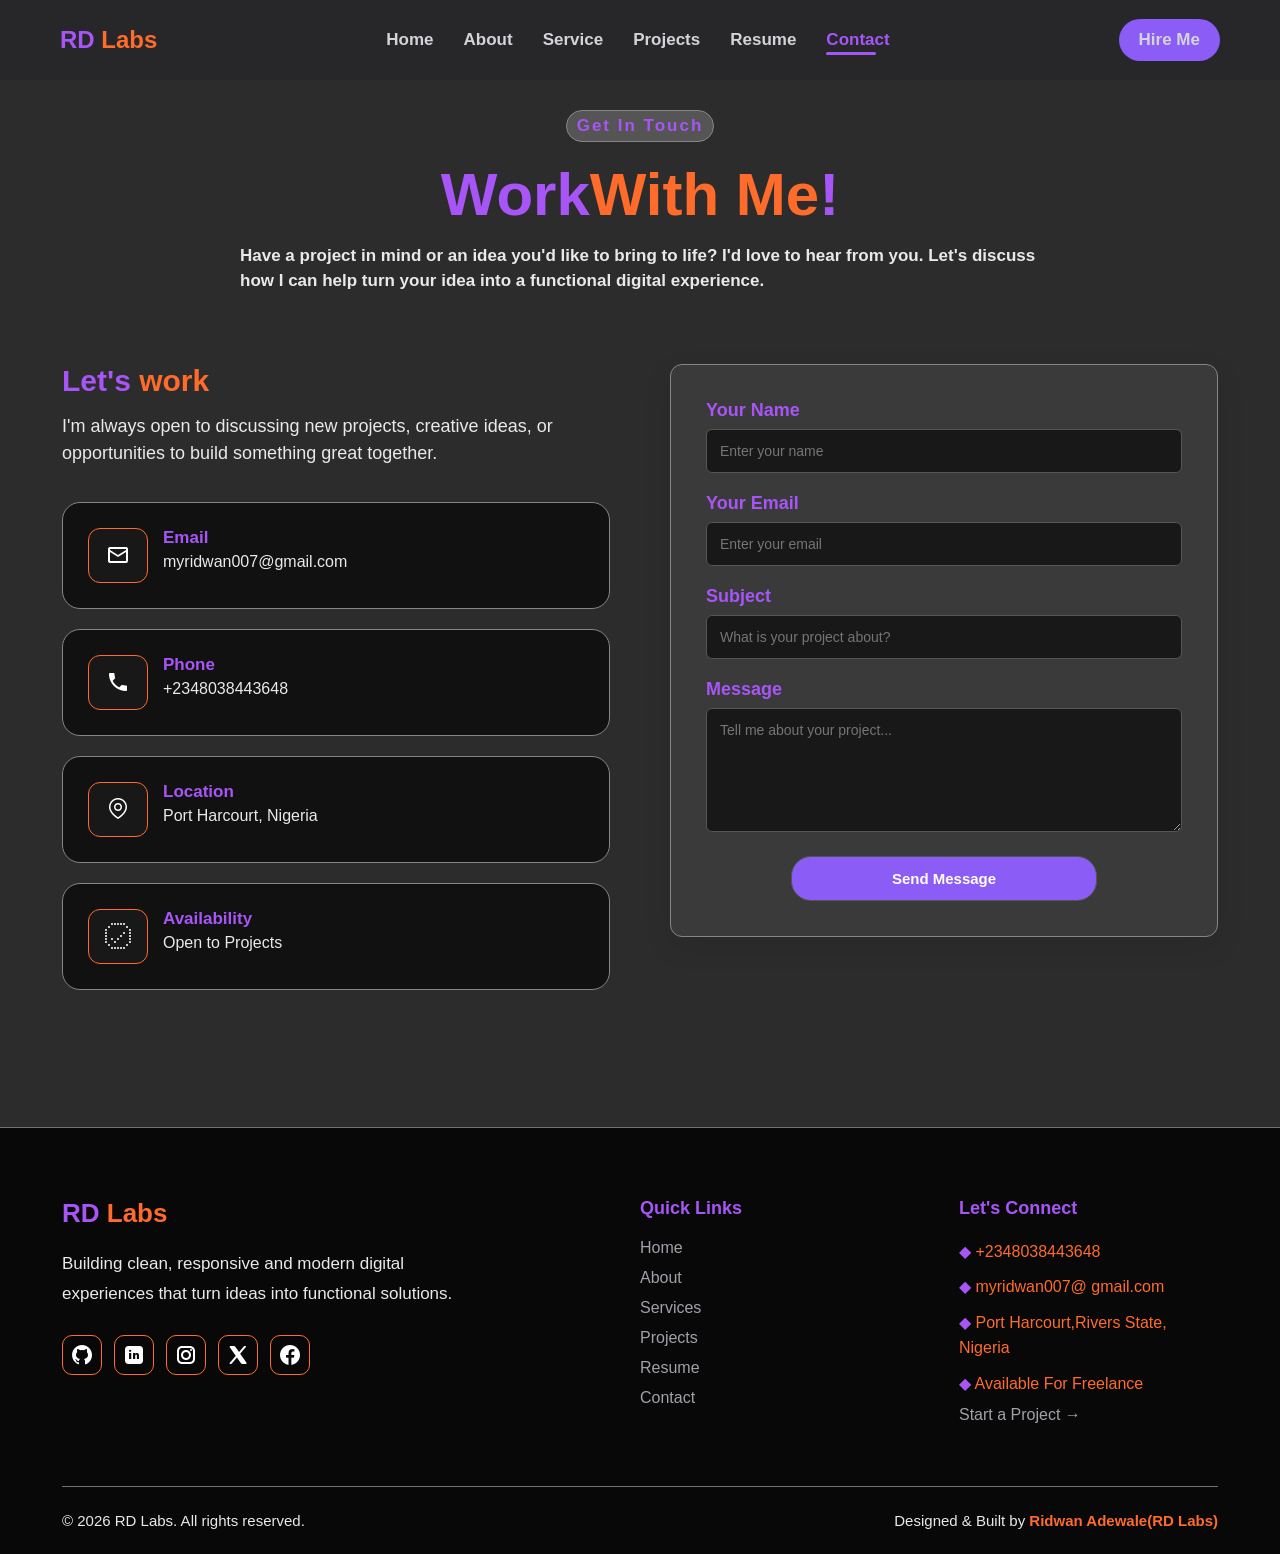
<file: contact.html>
<!DOCTYPE html>
<html lang="en">

<head>
  <meta charset="UTF-8">
  <meta name="viewport" content="width=device-width, initial-scale=1.0">
  <title>Contact | RD Labs</title>
  <link rel="stylesheet" href="style.css">
</head>

<body class="contact-page">
  <header>
    <nav>
      <div>
        <h2>RD
          <span class="s">Labs</span>
        </h2>
      </div>

      <div class="nav-links">
        <a href="index.html">Home</a>
        <a href="about.html">About</a>
        <a href="service.html">Service</a>
        <a href="projects.html">Projects</a>
        <a href="resume.html">Resume</a>
        <a href="contact.html" class="active">Contact</a>
      </div>

      <div class="cta">
        <a href="#contact">Hire Me </a>
      </div>

      <img src="/image/hamburger.png" alt="menu" class="ham">
    </nav>
  </header>

  <main>
    <!-- Contact Section -->

    <section class="contact-hero">

      <div>
        <div class="cont">
          <p>Get In Touch</p>
        </div>

        <h1>Work <span class="s">With Me</span>!</h1>

        <p>
          Have a project in mind or an idea you'd like to bring to life?
          I'd love to hear from you. Let's discuss how I can help turn
          your idea into a functional digital experience.
        </p>
      </div>


      <!-- CONTACT PAGE FORM -->



    </section>

    <!-- CONTACT PAGE FORM -->

    <div class="contact-content">

      <div class="contact-info">

        <h2>Let's <span class="s">work</span></h2>

        <p>
          I'm always open to discussing new projects, creative ideas,
          or opportunities to build something great together.
        </p>

        <div class="contact-item">
          <span><img src="/image/icons8-email-24.png" alt="Email"></span>
          <div>
            <h3>Email</h3>
            <p>myridwan007@gmail.com</p>
          </div>
        </div>

        <div class="contact-item">
          <span><img src="/image/icons8-phone-24.png" alt="Phone"></span>
          <div>
            <h3>Phone</h3>
            <p>+2348038443648</p>
          </div>
        </div>

        <div class="contact-item">
          <span><img src="/image/icons8-location-24.png" alt="Location"></span>
          <div>
            <h3>Location</h3>
            <p>Port Harcourt, Nigeria</p>
          </div>
        </div>

        <div class="contact-item">
          <span><img src="/image/icons8-check-mark-32.png" alt="Available"></span>
          <div>
            <h3>Availability</h3>
            <p>Open to Projects</p>
          </div>
        </div>

      </div>

      <!-- CONTACT PAGE FORM -->

      <div class="contact-form">

        <form>

          <div class="form-group">
            <label for="name">Your Name</label>
            <input type="text" id="name" placeholder="Enter your name">
          </div>

          <div class="form-group">
            <label for="email">Your Email</label>
            <input type="email" id="email" placeholder="Enter your email">
          </div>

          <div class="form-group">
            <label for="subject">Subject</label>
            <input type="text" id="subject" placeholder="What is your project about?">
          </div>

          <div class="form-group">
            <label for="message">Message</label>
            <textarea id="message" rows="6" placeholder="Tell me about your project..."></textarea>
          </div>

          <button type="submit">Send Message</button>

        </form>

      </div>

    </div>
  </main>

  <!-- FOOTER SECTION -->

  <footer class="site-footer">

    <div class="footer-content">

      <div class="footer-brand">
        <h2>RD <span class="s">Labs</span></h2>

        <p>
          Building clean, responsive and modern digital
          experiences that turn ideas into functional solutions.
        </p>

        <div class="footer-socials">

          <a href="#" aria-label="GitHub"><img src="/image/icons8-github-24.png" alt="GitHub"></a>

          <a href="#" aria-label="LinkedIn"><img src="/image/icons8-linkedin-24.png" alt="LinkedIn"></a>

          <a href="#" aria-label="Instagram"><img src="/image/icons8-instagram-24.png" alt="Instagram"></a>

          <a href="#" aria-label="X"><img src="/image/icons8-x-24.png" alt=""></a>

          <a href="#" aria-label="Facebook"><img src="/image/icons8-facebook-24.png" alt="Facebook"></a>


        </div>
        
      </div>


      <div class="footer-links">
        <h3>Quick Links</h3>

        <a href="index.html">Home</a>
        <a href="about.html">About</a>
        <a href="service.html">Services</a>
        <a href="projects.html">Projects</a>
        <a href="resume.html">Resume</a>
        <a href="contact.html">Contact</a>
      </div>


      <div class="footer-contact">
        <h3>Let's Connect</h3>

        <ul class="footer-info">
          <li><span>◆ </span>+2348038443648</li>
          <li><span>◆ </span>myridwan007@ gmail.com</li>
          <li><span>◆ </span>Port Harcourt,Rivers State, Nigeria</li>
          <li><span>◆ </span>Available For Freelance</li>
        </ul>

        <a href="contact.html">Start a Project →</a>
      </div>

    </div>


    <div class="footer-bottom">

      <p>© 2026 RD Labs. All rights reserved.</p>

      <p>Designed & Built by <span class="s">Ridwan Adewale(RD Labs)</span></p>

    </div>

  </footer>

  <script src="script.js"></script>

</body>

</html>
</file>
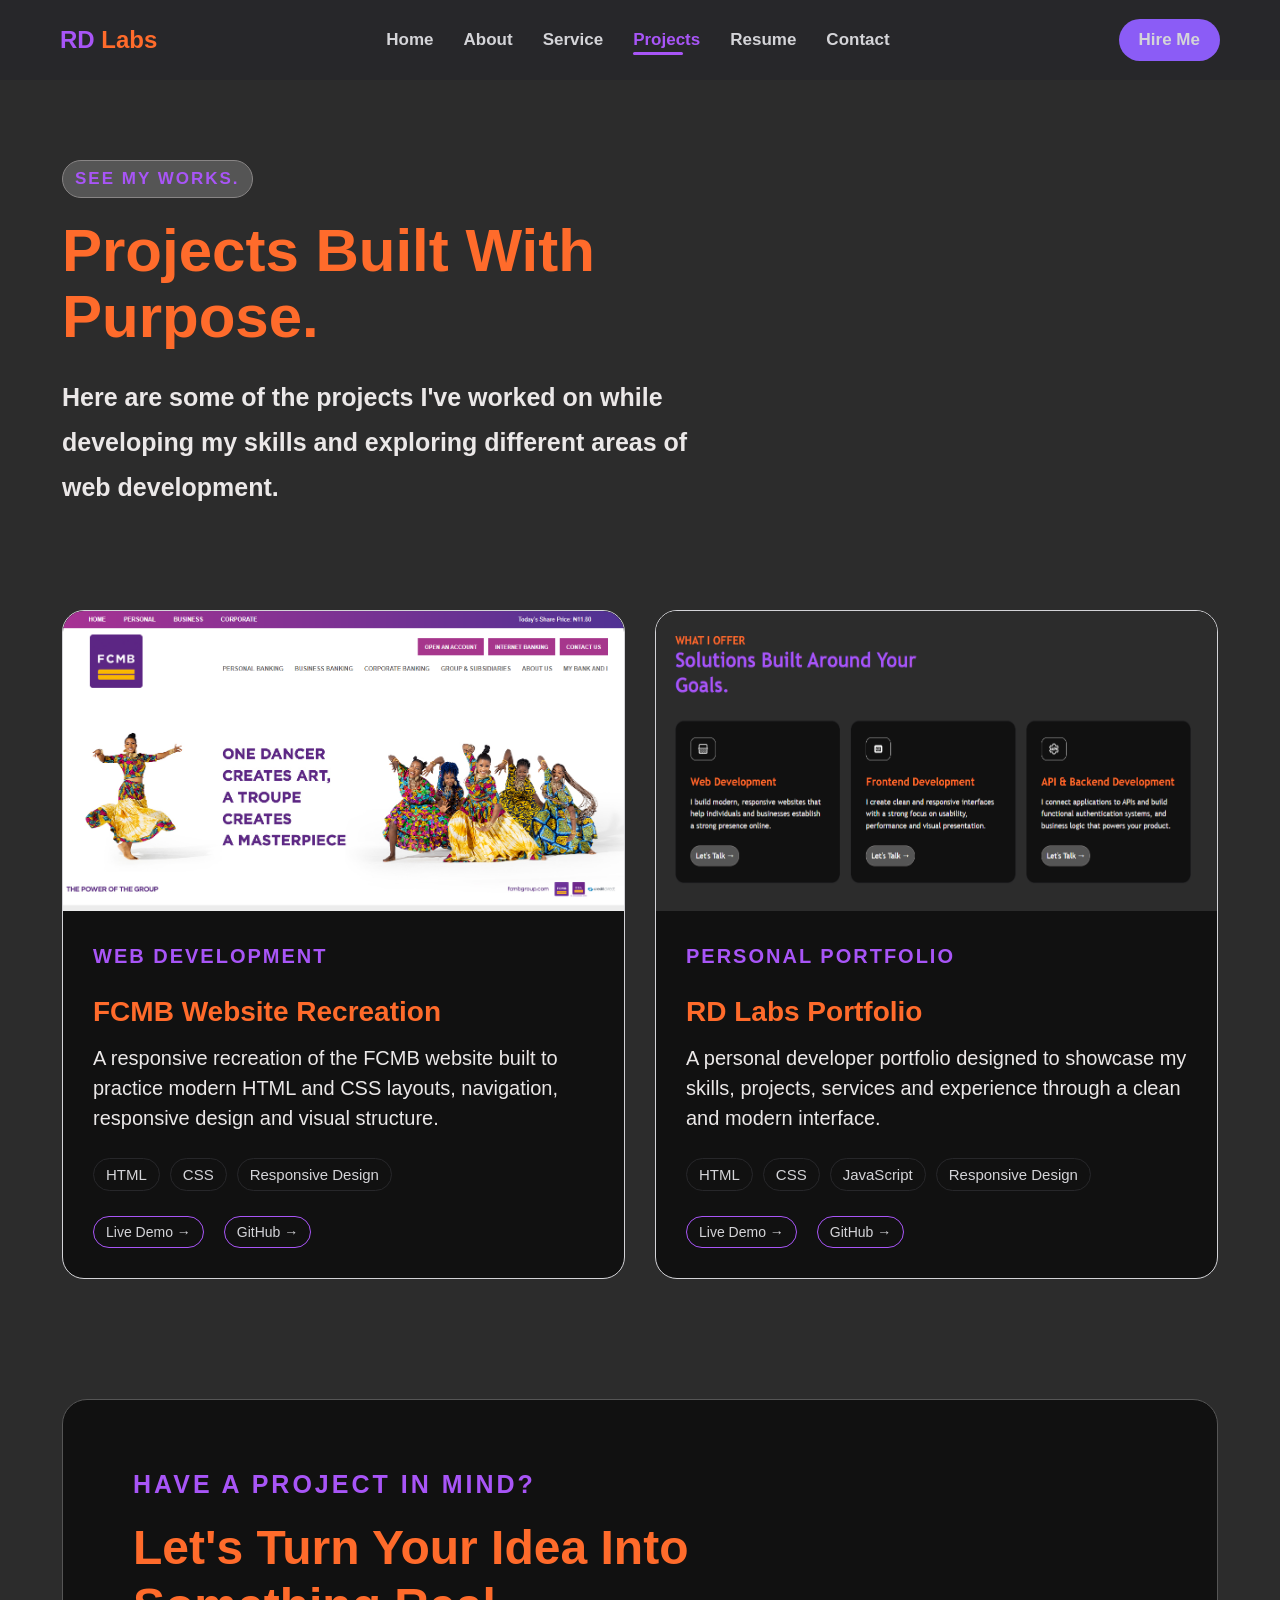
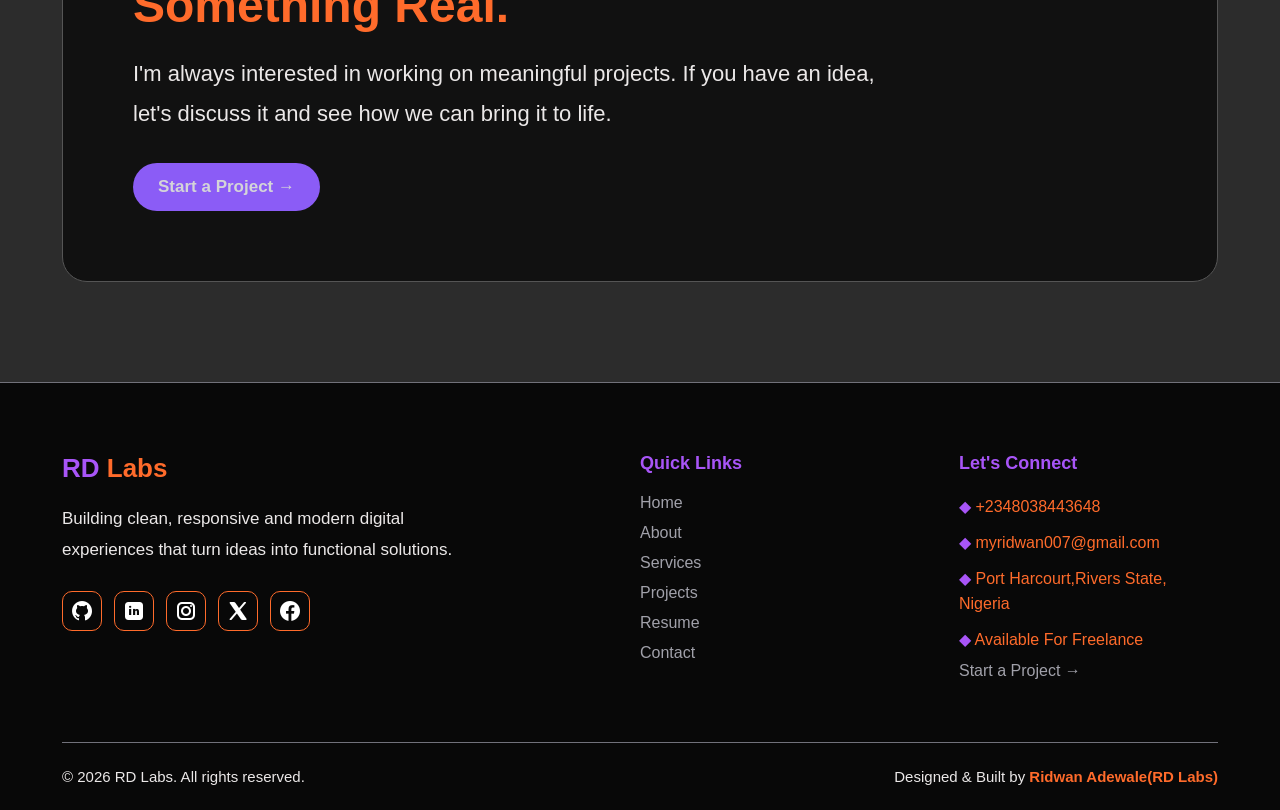
<file: projects.html>
<!DOCTYPE html>
<html lang="en">

<head>
    <meta charset="UTF-8">
    <meta name="viewport" content="width=device-width, initial-scale=1.0">
    <title>Projects | RD Labs</title>
    <link rel="stylesheet" href="style.css">
</head>

<body class="projects-page">
    <header>
        <nav>
            <div>
                <h2>RD
                    <span class="s">Labs</span>
                </h2>
            </div>

            <div class="nav-links">
                <a href="index.html">Home</a>
                <a href="about.html">About</a>
                <a href="service.html">Service</a>
                <a href="projects.html" class="active">Projects</a>
                <a href="resume.html">Resume</a>
                <a href="contact.html">Contact</a>
            </div>

            <div class="cta">
                <a href="#contact">Hire Me </a>
            </div>

            <img src="/image/hamburger.png" alt="menu" class="ham">
        </nav>
    </header>
    <main>

        <!-- PROJECT PAGE HERO SECTION -->

        <section class="projects-hero">

            <div>
                <p>SEE MY WORKS.</p>

                <h1>Projects Built With Purpose.</h1>

                <p>
                    Here are some of the projects I've worked on while
                    developing my skills and exploring different areas
                    of web development.
                </p>
            </div>

        </section>

        <!-- PROJECT LIST -->

        <section class="projects-list">

            <div class="projects-grid">

                <!-- PROJECT 1 -->
                <div class="project-card">

                    <div class="project-image">
                        <img src="/image/fcmb showcase.PNG" alt="FCMB website project">
                    </div>

                    <div class="project-content">

                        <p class="project-type">WEB DEVELOPMENT</p>

                        <h2>FCMB Website Recreation</h2>

                        <p>
                            A responsive recreation of the FCMB website built to
                            practice modern HTML and CSS layouts, navigation,
                            responsive design and visual structure.
                        </p>

                        <div class="project-tech">
                            <span>HTML</span>
                            <span>CSS</span>
                            <span>Responsive Design</span>
                        </div>

                        <div class="project-links">
                            <a href="#">Live Demo →</a>
                            <a href="#">GitHub →</a>
                        </div>

                    </div>

                </div>

                <!-- PROJECT 2 -->

                <div class="project-card">

                    <div class="project-image">
                        <img src="/image/showcase.PNG" alt="RD Labs portfolio project">
                    </div>

                    <div class="project-content">

                        <p class="project-type">PERSONAL PORTFOLIO</p>

                        <h2>RD Labs Portfolio</h2>

                        <p>
                            A personal developer portfolio designed to showcase my
                            skills, projects, services and experience through a clean
                            and modern interface.
                        </p>

                        <div class="project-tech">
                            <span>HTML</span>
                            <span>CSS</span>
                            <span>JavaScript</span>
                            <span>Responsive Design</span>
                        </div>

                        <div class="project-links">
                            <a href="#">Live Demo →</a>
                            <a href="#">GitHub →</a>
                        </div>

                    </div>

                </div>

            </div>

        </section>

        <!-- PROJECT CTA -->

        <section class="projects-cta">

            <div>
                <p>HAVE A PROJECT IN MIND?</p>

                <h2>Let's Turn Your Idea Into Something Real.</h2>

                <p>
                    I'm always interested in working on meaningful projects.
                    If you have an idea, let's discuss it and see how we can
                    bring it to life.
                </p>

                <a href="contact.html">Start a Project →</a>
            </div>

        </section>

    </main>

    <!-- FOOTER SECTION -->

    <footer class="site-footer">

    <div class="footer-content">

        <div class="footer-brand">
            <h2>RD <span class="s">Labs</span></h2>

            <p>
                Building clean, responsive and modern digital
                experiences that turn ideas into functional solutions.
            </p>

            <div class="footer-socials">

          <a href="#" aria-label="GitHub"><img src="/image/icons8-github-24.png" alt="GitHub"></a>

          <a href="#" aria-label="LinkedIn"><img src="/image/icons8-linkedin-24.png" alt="LinkedIn"></a>

          <a href="#" aria-label="Instagram"><img src="/image/icons8-instagram-24.png" alt="Instagram"></a>

          <a href="#" aria-label="X"><img src="/image/icons8-x-24.png" alt=""></a>

          <a href="#" aria-label="Facebook"><img src="/image/icons8-facebook-24.png" alt="Facebook"></a>


        </div>
        
        </div>


        <div class="footer-links">
            <h3>Quick Links</h3>

            <a href="index.html">Home</a>
            <a href="about.html">About</a>
            <a href="service.html">Services</a>
            <a href="projects.html">Projects</a>
            <a href="resume.html">Resume</a>
            <a href="contact.html">Contact</a>
        </div>


        <div class="footer-contact">
            <h3>Let's Connect</h3>

            <ul class="footer-info">
              <li><span>◆ </span>+2348038443648</li>
              <li><span>◆ </span>myridwan007@gmail.com</li>
              <li><span>◆ </span>Port Harcourt,Rivers State, Nigeria</li>
              <li><span>◆ </span>Available For Freelance</li>
            </ul>

            <a href="contact.html">Start a Project →</a>
        </div>

    </div>


    <div class="footer-bottom">

        <p>© 2026 RD Labs. All rights reserved.</p>

         <p>Designed & Built by <span class="s">Ridwan Adewale(RD Labs)</span></p>


    </div>

</footer>

    <script src="script.js"></script>

</body>

</html>
</file>
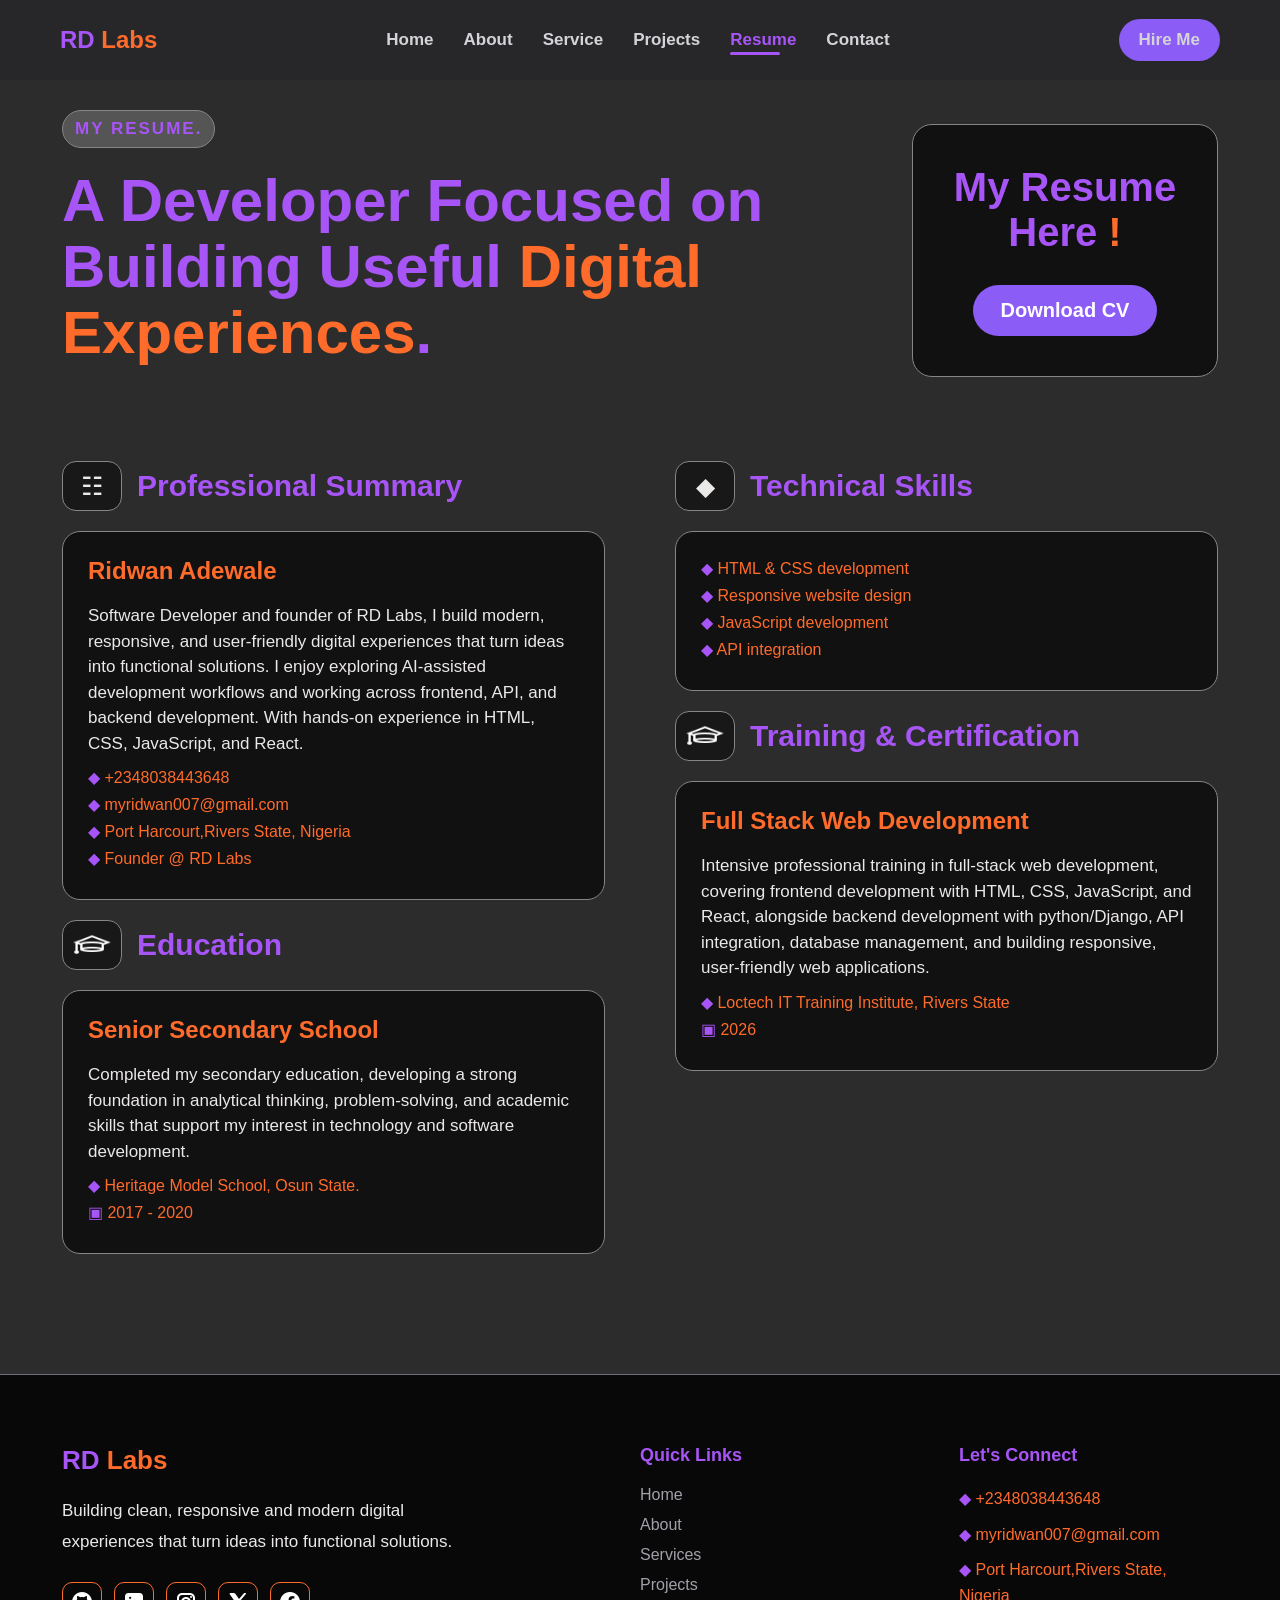
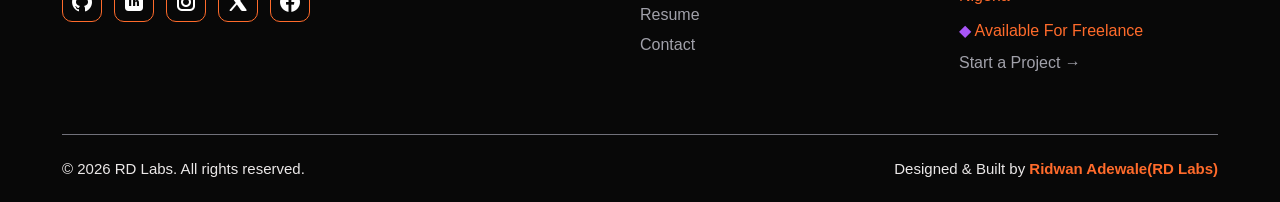
<file: resume.html>
<!DOCTYPE html>
<html lang="en">

<head>
  <meta charset="UTF-8">
  <meta name="viewport" content="width=device-width, initial-scale=1.0">
  <title>Resume | RD Labs</title>
  <link rel="stylesheet" href="style.css">
</head>

<body class="resume-page">
  <header>
    <nav>
      <div>
        <h2>RD
          <span class="s">Labs</span>
        </h2>
      </div>

      <div class="nav-links">
        <a href="index.html">Home</a>
        <a href="about.html">About</a>
        <a href="service.html">Service</a>
        <a href="projects.html">Projects</a>
        <a href="resume.html" class="active">Resume</a>
        <a href="contact.html">Contact</a>
      </div>

      <div class="cta">
        <a href="#contact">Hire Me </a>
      </div>

      <img src="/image/hamburger.png" alt="menu" class="ham">
    </nav>
  </header>

  <!-- RUSUME HERO SECTION -->

  <main>
    <section class="resume-hero">

      <div>
        <p>MY RESUME.</p>

        <h1>
          A Developer Focused on Building Useful <span class="s"> Digital Experiences</span>.
        </h1>
      </div>

      <!-- DOWNLOAD CV SECTION -->

      <div class="resume-download">
        <div>
        <h2>My Resume Here <span class="s">!</span></h2>
         <a href="/resume.pdf" download>Download CV</a>
      </div>
      </div>

    </section>

    <!-- SKILLS & SUMMARY -->

    <section class="resume-details">

      <div>

        <!-- SUMMARY -->
        <div class="resume-column">

          <div class="resume-section-title">
            <span class="resume-icon">☷</span>

            <h2>Professional Summary</h2>
          </div>


          <div class="resume-card">

            <h3>Ridwan Adewale</h3>

            <p>
              Software Developer and founder of RD Labs, I build modern, responsive, and user-friendly digital
              experiences
              that turn ideas into functional solutions. I enjoy exploring AI-assisted development workflows and working
              across
              frontend, API, and backend development. With hands-on experience in HTML, CSS, JavaScript, and React.

            </p>

            <ul class="resume-info">
              <li><span>◆ </span>+2348038443648</li>
              <li><span>◆ </span>myridwan007@gmail.com</li>
              <li><span>◆ </span>Port Harcourt,Rivers State, Nigeria</li>
              <li><span>◆ </span>Founder @ RD Labs</li>
            </ul>

          </div>

        </div>
        <!-- EDUCATION -->

        <div class="resume-column">

          <div class="resume-section-title">
            <img class="resume-icon1" src="/image/icons8-education-32.png" alt="">

            <h2>Education</h2>
          </div>

          <div class="resume-card">

            <h3>Senior Secondary School</h3>

            <p>Completed my secondary education, developing a strong foundation in analytical thinking, problem-solving,
              and academic skills that support my interest in technology and software development.</p>

            <ul class="resume-info">
              <li><span>◆ </span>Heritage Model School, Osun State. </li>
              <li><span>▣ </span> 2017 - 2020</li>
            </ul>
          </div>

        </div>

      </div>


      <!-- TECHNICAL SKILLS -->
      <div class="resume-column">

        <div class="resume-section-title">
          <span class="resume-icon">◆</span>

          <h2>Technical Skills</h2>
        </div>

        <div class="resume-card">

          <ul class="resume-info">
            <div class="spread">
              <li><span>◆ </span> HTML & CSS development</li>
              <li><span>◆ </span> Responsive website design</li>
              <li><span>◆ </span> JavaScript development</li>
              <li><span>◆ </span> API integration</li>
              
            </div>
          </ul>

        </div>

        <div class="resume-column">

          <div class="resume-section-title">
            <img class="resume-icon1" src="/image/icons8-education-32.png" alt="">

            <h2>Training & Certification</h2>
          </div>

          <div class="resume-card">

            <h3>Full Stack Web Development</h3>


            <p>Intensive professional training in full-stack web development, covering frontend development with HTML,
              CSS, JavaScript, and React, alongside backend development with python/Django, API integration, database
              management, and
              building responsive, user-friendly web applications.
            </p>

            <ul class="resume-info">
              <li><span>◆ </span>Loctech IT Training Institute, Rivers State</li>
              <li><span>▣ </span>2026</li>
            </ul>
          </div>

        </div>
      </div>
    </section>

  </main>

  <!-- FOOTER SECTION -->

  <footer class="site-footer">

    <div class="footer-content">

        <div class="footer-brand">
            <h2>RD <span class="s">Labs</span></h2>

            <p>
                Building clean, responsive and modern digital
                experiences that turn ideas into functional solutions.
            </p>

            <div class="footer-socials">

          <a href="#" aria-label="GitHub"><img src="/image/icons8-github-24.png" alt="GitHub"></a>

          <a href="#" aria-label="LinkedIn"><img src="/image/icons8-linkedin-24.png" alt="LinkedIn"></a>

          <a href="#" aria-label="Instagram"><img src="/image/icons8-instagram-24.png" alt="Instagram"></a>

          <a href="#" aria-label="X"><img src="/image/icons8-x-24.png" alt=""></a>

          <a href="#" aria-label="Facebook"><img src="/image/icons8-facebook-24.png" alt="Facebook"></a>


        </div>
        
        </div>


        <div class="footer-links">
            <h3>Quick Links</h3>

            <a href="index.html">Home</a>
            <a href="about.html">About</a>
            <a href="service.html">Services</a>
            <a href="projects.html">Projects</a>
            <a href="resume.html">Resume</a>
            <a href="contact.html">Contact</a>
        </div>


        <div class="footer-contact">
            <h3>Let's Connect</h3>

            <ul class="footer-info">
              <li><span>◆ </span>+2348038443648</li>
              <li><span>◆ </span>myridwan007@gmail.com</li>
              <li><span>◆ </span>Port Harcourt,Rivers State, Nigeria</li>
              <li><span>◆ </span>Available For Freelance</li>
            </ul>

            <a href="contact.html">Start a Project →</a>
        </div>

    </div>


    <div class="footer-bottom">

        <p>© 2026 RD Labs. All rights reserved.</p>

        <p>Designed & Built by <span class="s">Ridwan Adewale(RD Labs)</span></p>

    </div>

</footer>

  <script src="script.js"></script>

</body>

</html>
</file>
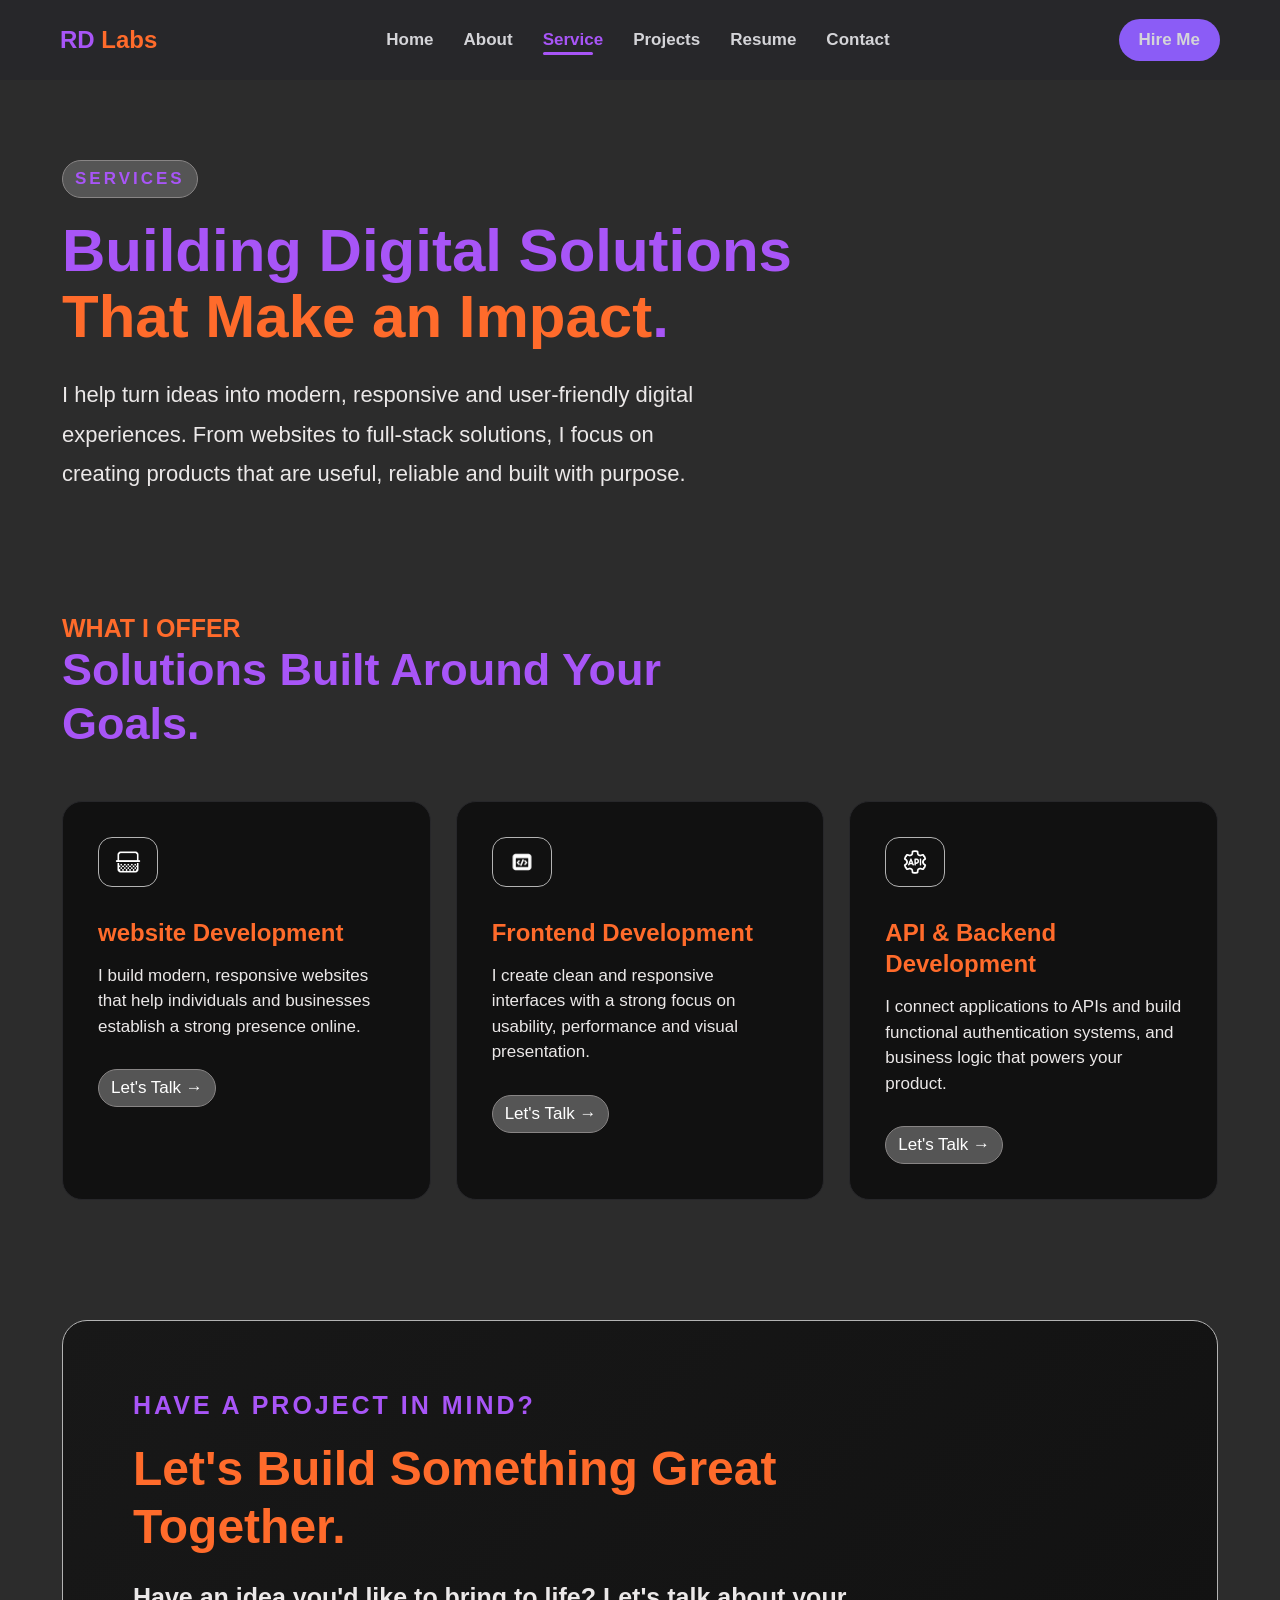
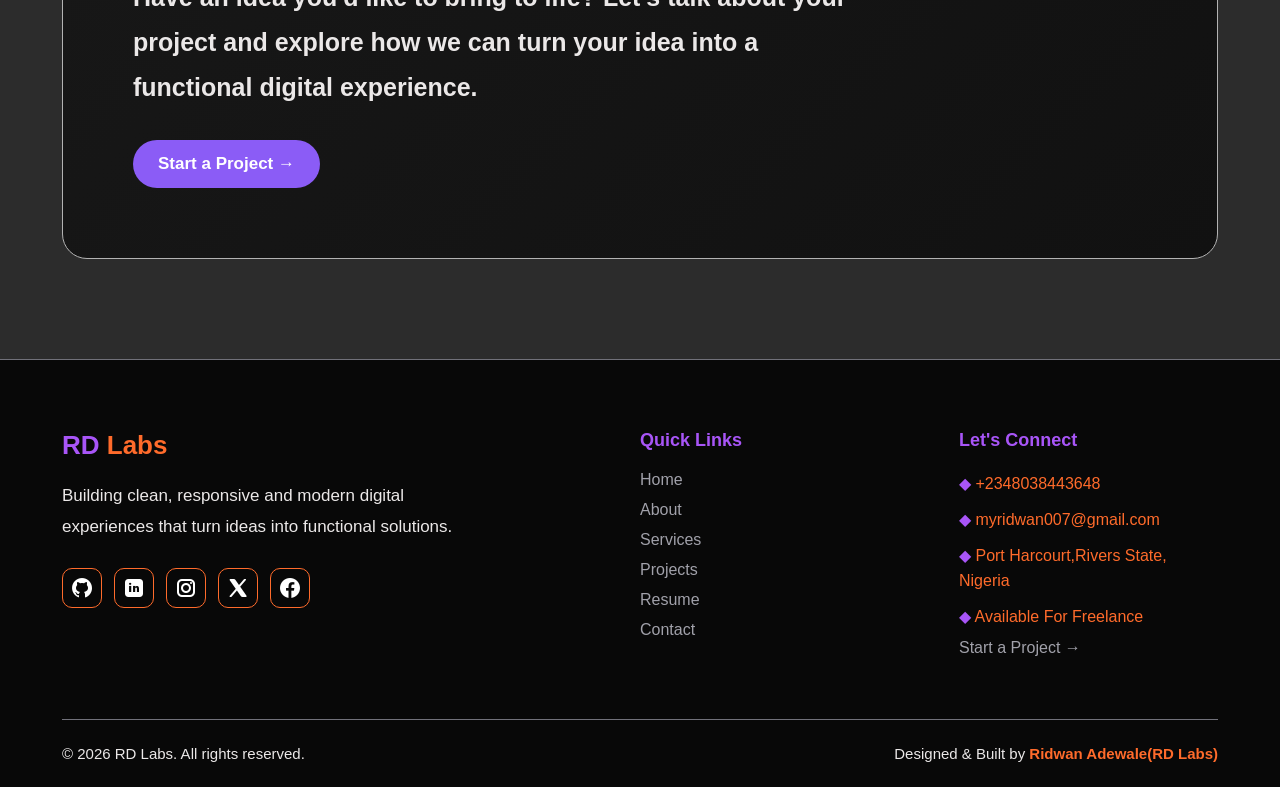
<file: service.html>
<!DOCTYPE html>
<html lang="en">

<head>
  <meta charset="UTF-8">
  <meta name="viewport" content="width=device-width, initial-scale=1.0">
  <title>Service | RD Labs</title>
  <link rel="stylesheet" href="style.css">
</head>

<body class="service-page">
  <header>
    <nav>
      <!-- LOGO SECTION -->
      <div>
        <h2>RD <span class="s">Labs</span></h2>
      </div>

      <!-- NAVBAR SECTION -->
      <div class="nav-links">
        <a href="index.html">Home</a>
        <a href="about.html">About</a>
        <a href="service.html" class="active">Service</a>
        <a href="projects.html">Projects</a>
        <a href="resume.html">Resume</a>
        <a href="contact.html">Contact</a>
      </div>

      <div class="cta">
        <a href="contact.html">Hire Me</a>
      </div>

      <img src="/image/hamburger.png" alt="menu" class="ham">
    </nav>
  </header>

  <!-- SERVICE INTRODUCTION -->
  <main>
    <section class="services-hero">
      <div>

        <p>SERVICES </p>

        <h1>Building Digital Solutions <span class="s">That Make an Impact</span>.</h1>

        <p> I help turn ideas into modern, responsive and user-friendly
          digital experiences. From websites to full-stack solutions,
          I focus on creating products that are useful, reliable and
          built with purpose.</p>
      </div>
    </section>

    <!-- SERVICES LIST -->

    <section class="services-list">
      <div class="services-list-heading">

        <p>WHAT I OFFER</p>

        <h2>Solutions Built Around Your Goals.</h2>
      </div>

      <div class="services-grid">

        <!-- FIRST CARD -->

        <div class="services-card">
          <span><img src="/image/icons8-snap-white.png" alt=""></span>

          <h3>website Development</h3>

          <p> I build modern, responsive websites that help individuals
            and businesses establish a strong presence online.
          </p>
          <a href="contact.html">Let's Talk →</a>

        </div>

        <!-- SECOND CARD -->

        <div class="services-card">
          <span><img src="/image/icons8-frontend-64.png" alt=""></span>

          <h3>Frontend Development</h3>

          <p> I create clean and responsive interfaces with a strong
            focus on usability, performance and visual presentation.
          </p>
          <a href="contact.html">Let's Talk →</a>

        </div>

        <!-- THIRD CARD -->

        <div class="services-card">
          <span><img src="/image/icons8-rest-api-48.png" alt=""></span>

          <h3>API & Backend Development</h3>

          <p>I connect applications to APIs and build functional
            authentication systems, and business logic that powers your product.
          </p>

          <a href="contact.html">Let's Talk →</a>
        </div>

      </div>
    </section>

    <!-- SERVICE CTA -->

    <section class="service-cta">

      <div>
        <p>HAVE A PROJECT IN MIND?</p>

        <h2>Let's Build Something Great Together.</h2>

        <p>
          Have an idea you'd like to bring to life? Let's talk about
          your project and explore how we can turn your idea into
          a functional digital experience.
        </p>

        <a href="contact.html">Start a Project →</a>
      </div>

    </section>
  </main>

  <!-- FOOTER SECTION -->

  <footer class="site-footer">

    <div class="footer-content">

        <div class="footer-brand">
            <h2>RD <span class="s">Labs</span></h2>

            <p>
                Building clean, responsive and modern digital
                experiences that turn ideas into functional solutions.
            </p>

            <div class="footer-socials">

          <a href="#" aria-label="GitHub"><img src="/image/icons8-github-24.png" alt="GitHub"></a>

          <a href="#" aria-label="LinkedIn"><img src="/image/icons8-linkedin-24.png" alt="LinkedIn"></a>

          <a href="#" aria-label="Instagram"><img src="/image/icons8-instagram-24.png" alt="Instagram"></a>

          <a href="#" aria-label="X"><img src="/image/icons8-x-24.png" alt=""></a>

          <a href="#" aria-label="Facebook"><img src="/image/icons8-facebook-24.png" alt="Facebook"></a>


        </div>
        </div>


        <div class="footer-links">
            <h3>Quick Links</h3>

            <a href="index.html">Home</a>
            <a href="about.html">About</a>
            <a href="service.html">Services</a>
            <a href="projects.html">Projects</a>
            <a href="resume.html">Resume</a>
            <a href="contact.html">Contact</a>
        </div>


        <div class="footer-contact">
            <h3>Let's Connect</h3>

            <ul class="footer-info">
              <li><span>◆ </span>+2348038443648</li>
              <li><span>◆ </span>myridwan007@gmail.com</li>
              <li><span>◆ </span>Port Harcourt,Rivers State, Nigeria</li>
              <li><span>◆ </span>Available For Freelance</li>
            </ul>

            <a href="contact.html">Start a Project →</a>
        </div>

    </div>


    <div class="footer-bottom">

        <p>© 2026 RD Labs. All rights reserved.</p>

         <p>Designed & Built by <span class="s">Ridwan Adewale(RD Labs)</span></p>

    </div>

</footer>

  <script src="script.js"></script>

</body>

</html>
</file>
<file: style.css>
* {
    margin: 0;
    padding: 0;
    box-sizing: border-box;
}

body {
    font-family: 'Trebuchet MS', 'Lucida Sans Unicode', 'Lucida Grande', 'Lucida Sans', Arial, sans-serif;

    background-color: #2c2c2c;
    color: rgb(235, 232, 232);
}

/* NAV SECTION */

header {
    position: sticky;
    top: 0;
    z-index: 1000;
}

nav {
    display: flex;
    justify-content: space-between;
    align-items: center;
    /* max-width: 1180px; */
    padding: 0 60px;
    min-height: 80px;
    gap: 30px;
    background-color: #27272a;
}

nav h2 {
    color: #a855f7;
    font-size: 24px;
    /* font: ; */
}

/* .lab{
    color: #ff6b2b;
} */

/* NAV ANCHOR TAGS */
nav>div:nth-child(2) {
    display: flex;
    align-items: center;
    gap: 30px;
}

/* NAV LINKS ACTIVE  */

nav>div:nth-child(2) a {
    position: relative;
}

nav>div:nth-child(2) a.active {
    color: #a855f7;
    font-weight: 700;
}

nav>div:nth-child(2) a.active::after {
    content: "";
    position: absolute;
    left: 0;
    bottom: -5px;
    width: 50px;
    height: 3px;
    background-color: #a855f7;
    border-radius: 5px;
}

nav a {
    color: #d4d4d8;
    text-decoration: none;
    font-size: 17px;
    font-weight: bold;
    transition: 0.3s ease;
}

nav a:hover {
    color: #888585;
}

.cta {
    display: inline-block;
    padding: 11px 20px;
    border-radius: 25px;
    background-color: #8b5cf6;
    color: white;
}

.cta:hover {
    background-color: #ff6b2b;
    color: white;
    transform: translateY(-2px);
}

nav>div:last-child a {
    display: inline-block;
    padding: 11px 20px;
    border-radius: 25px;
    background-color: #8b5cf6;
    color: white;
}

nav>div:last-child a:hover {
    background-color: #ff6b2b;
    color: white;
    transform: translateY(-2px);
}


/* HERO SECTION */
.hero {
    min-height: 90%;
    display: flex;
    justify-content: space-between;
    align-items: center;
    padding: 80px 62px;
    gap: 60px;
    border-bottom: 30px;
}

.hero>div:first-child {
    flex: 1;
    max-width: 650px;
    /* margin-bottom: 400px; */
    border-bottom: 1px solid #555;
}

.hero h1 {
    font-size: 65px;
    font-weight: 700;
    line-height: 1.1;
    letter-spacing: -2px;
    margin-bottom: 20px;
}

.r {
    color: #8b5cf6;
}

.hero h2 {
    font-size: 50px;
    font-weight: 500;
    color: #a855f7;
    margin-bottom: 25px;
}

.hero p {
    max-width: 600px;
    font-size: 17px;
    line-height: 1.8;
    color: #b3b3b3;
    margin-bottom: 35px;
}

.s {
    /* text-decoration-line: underline; */
    font-weight: bold;
    /* color: #ffc107; */
    color: #ff6b2b;
}

.hero a {
    display: inline-block;
    text-decoration: none;
    color: white;
    padding: 14px 25px;
    border-radius: 30px;
    margin-right: 12px;
    margin-bottom: 40px;
    /* transition: 0.3 ease; */

}

.hero a:first-child {
    background-color: #8b5cf6;
    /* position: relative;
    display: inline-block;
    text-align: center; */
}

.hero a:first-child:hover {
    background-color: #ff6b2b;
}

.hero a:last-child {
    border: 1px solid #555;

}

.hero a:last-child:hover {
    color: #a855f7;
    /* background-color: #ff6b2b; */
}

.hero a:hover {
    transform: translateY(-3px);

}

/* HERO IMAGE */
.hero>div:last-child {
    flex: 1;
    position: relative;
    display: flex;
    justify-content: center;
    border-bottom: 40px;
}

.hero img {
    width: 400px;
    height: 500px;
    object-fit: cover;
    border: 1px solid #5e4875;
    border-radius: 30px;
}

.hero h3 {
    position: absolute;
    bottom: -15px;
    left: 75px;
    background-color: #8b5cf6;
    color: whitesmoke;
    padding: 12px 18px;
    border-radius: 18px;
    font-size: 14px;
}

/* CODE LANGUEAGE SECTION */
.lang {
    display: flex;
    justify-content: flex-start;
    padding: 40px 62px;
    /* align-items: center; */
    gap: 20px;
    margin-bottom: 30px;
}

.lang>h3 {
    background-color: #111111;
    border: 1px solid #555;
    color: #ff6b2b;
    padding: 12px 20px;
    border-radius: 30px;
    /* margin-right: 1px; */
    /* border: 1px solid #888585; */
    font-size: 22px;
    font-weight: bolder;
    letter-spacing: 1px;

}

/* ABOUT PAGE SECTION */
/* .about-page{
    background-color: wheat;
} */

.about-page .about-hero {
    min-height: 80%;
    display: flex;
    align-items: center;
    /* gap: 50px; */
    padding: 80px 62px;

}

.about-page .about-img {
    flex: 1;
}

.about-page .about-img img {
    width: 330px;
    height: 500px;
    object-fit: cover;
    max-width: 450px;
    border: 1px solid #5e4875;
    border-radius: 24px;
    margin-left: 100px;
}

.about-page .about-content {
    flex: 1;
    max-width: 600px;
}

/* ABOUT CONTENT SECTION */

.about-page .about-content>p:first-child {
    display: inline-block;
    color: #a855f7;
    font-size: 17px;
    font-weight: bolder;
    padding: 8px 12px;
    background-color: #555;
    border: 1px solid #888585;
    border-radius: 30px;
    letter-spacing: 3px;
    margin-bottom: 20px;
}

#b {
    color: #8b5cf6;
    font-size: 60px;
    line-height: 1.15;
}

.about-page .about-content h1 {
    font-size: 40px;
    line-height: 1.1;
    margin-bottom: 30px;
}

.about-page .about-content p:nth-of-type(2) {
    font-size: 20px;
    margin-top: 30px;
    margin-bottom: 15px;
}

.p {
    font-size: 20px;
}

.about-page .about-content p:last-child {
    color: #b3b3b3;
    font-size: 22px;
    line-height: 1.8;
    /* margin-bottom: 15px; */
}


.about-page .about-btn {
    display: inline-block;
    margin-top: 30px;
    padding: 14px 25px;
    background-color: #8b5cf6;
    color: white;
    text-decoration: none;
    border-radius: 30px;
    transition: 0.3s ease;
}

.about-page .about-btn:hover {
    transform: translateY(-3px);
}

/* ABOUT SECTION STATS */

.about-page .about-stats {
    display: grid;
    grid-template-columns: repeat(4, 1fr);
    gap: 20px;
    padding: 30px 62px 80px;
}

.about-page .stat {
    padding: 30px;
    border: 1px solid #27272a;
    border-radius: 18px;
    background-color: #111111;
}

.about-page .stat h2 {
    color: #ff6b2b;
    font-size: 36px;
    margin-bottom: 8px;
}

.about-page .stat p {
    color: #b3b3b3;
    font-size: 17px;
}

/* WHY WORK WITH ME SECTION */

.why-work {
    padding: 80px 62px 120px;
}

.why-heading {
    max-width: 700px;
    margin-bottom: 50px;
}

.why-heading>p:first-child {
    color: #a855f7;
    font-size: 25px;
    font-weight: bolder;
    letter-spacing: 2px;
    margin-bottom: 15px;
}

.why-heading h2 {
    font-size: 45px;
    line-height: 1.2;
    margin-bottom: 20px;
    color: #ff6b2b;

}

.why-heading p:last-child {
    color: #b3b3b3;
    font-size: 16px;
    line-height: 1.8;
}

.why-grid-sec {
    display: grid;
    grid-template-columns: 1fr 1fr 1fr;
    gap: 25px;
}

.why-card {
    padding: 35px;
    border: 1px solid #27272a;
    border-radius: 20px;
    background-color: #111111;
    transition: 0.3s ease;
}

.why-card:hover {
    transform: translateY(-8px);
    border-color: #8b5cf6;
}

.why-card span {
    display: block;
    color: #a855f7;
    font-size: 25px;
    font-weight: bolder;
    margin-bottom: 30px;


}

.why-card h3 {
    color: #ff6b2b;
    font-size: 22px;
    margin-bottom: 15px;

}

.why-card p {
    color: #b3b3b3;
    font-size: 15px;
    line-height: 1.7;
}


/* SERVICE PAGE SECTION */

.service-page .services-hero {
    min-height: 55%;
    display: flex;
    align-items: center;
    padding: 80px 62px;
}

.service-page .services-hero>div {
    max-width: 800px;

}

.service-page .services-hero p:first-child {

    display: inline-block;
    color: #a855f7;
    font-size: 17px;
    font-weight: bolder;
    padding: 8px 12px;
    background-color: #555;
    border: 1px solid #888585;
    border-radius: 30px;
    letter-spacing: 3px;
    margin-bottom: 20px;

}

.service-page .services-hero h1 {
    font-size: 60px;
    line-height: 1.1;
    margin-bottom: 25px;
    color: #a855f7;

}

.service-page .services-hero p:last-child {
    max-width: 650px;
    /* color: #a1a1aa; */
    font-size: 22px;
    line-height: 1.8;
}

/* SERVICES LIST/ CARDS */

.service-page .services-list {
    padding: 40px 62px 120px;
}

.service-page .services-list-heading {
    max-width: 650px;
    margin-bottom: 50px;
}

.service-page .services-list-heading p {
    font-size: 25px;
    font-weight: bolder;
    color: #ff6b2b;
}

.service-page .services-list-heading h2 {
    font-size: 45px;
    line-height: 1.2;
    color: #a855f7;
}

.service-page .services-grid {
    display: grid;
    grid-template-columns: 1fr 1fr 1fr;
    grid-template-columns: repeat(3, 1fr);
    gap: 25px;
}

.service-page .services-card {
    min-height: 350px;
    padding: 35px;
    border: 1px solid #27272a;
    border-radius: 20px;
    background-color: #111111;
    transition: 0.3s ease;
}

.service-page .services-card:hover {
    transform: translateY(-8px);
    border-color: #8b5cf6;
}

.service-page .services-card span {
    width: 60px;
    height: 50px;
    display: flex;
    align-items: center;
    justify-content: center;
    border: 1px solid #b3b3b3;
    border-radius: 14px;
    margin-bottom: 30px;
}

.service-page .services-card span img {
    width: 28px;
    height: 28px;
    object-fit: contain;
}

.service-page .services-card h3 {
    font-size: 24px;
    line-height: 1.3;
    margin-bottom: 15px;
    color: #ff6b2b;
}

.service-page .services-card p {
    font-size: 17px;
    line-height: 1.5;

}

.service-page .services-card a {
    margin-top: auto;
    padding-top: 25px;
    color: white;
    text-decoration: none;
    font-size: 17px;

    transition: 0.3s ease;
    display: inline-block;
    padding: 8px 12px;
    background-color: #555;
    border: 1px solid #888585;
    border-radius: 30px;
    margin-top: 30px;
}

.service-page .services-card a:hover {
    color: #a855f7;
    /* border: 1px solid #ff6b2b; */
}

/* SERVICE CTA */

.service-page .service-cta {
    margin: 0 62px 100px;
    padding: 70px;
    border-radius: 25px;
    background: linear-gradient(135deg,
            #181818,
            #111111);
    border: 1px solid #b3b3b3;
}

.service-page .service-cta>div {
    max-width: 750px;
}

.service-page .service-cta p:first-child {
    color: #a855f7;
    font-size: 25px;
    font-weight: bold;
    letter-spacing: 3px;
    margin-bottom: 20px;
}

.service-page .service-cta h2 {
    color: #ff6b2b;
    font-size: 48px;
    line-height: 1.2;
    margin-bottom: 20px;
}

.service-page .service-cta p:nth-of-type(2) {
    /* color: #ff6b2b; */
    font-size: 25px;
    font-weight: bolder;
    line-height: 1.8;
    margin-bottom: 30px;
}

.service-page .service-cta a {
    display: inline-block;
    padding: 14px 25px;
    background-color: #8b5cf6;
    color: white;
    text-decoration: none;
    font-size: 17px;
    font-weight: bolder;
    border-radius: 30px;
    transition: 0.3s ease;
}

.service-page .service-cta a:hover {
    background-color: #ff6b2b;
    transform: translateY(-3px);
}

/* PROJECT PAGE */

/* PROJECT HERO SECTION */

.projects-page .projects-hero {
    min-height: 50%;
    display: flex;
    align-items: center;
    padding: 80px 62px;
}

.projects-page .projects-hero>div {
    max-width: 800px;
}

.projects-page .projects-hero p:first-child {
    display: inline-block;
    color: #a855f7;
    font-size: 17px;
    font-weight: bolder;
    padding: 8px 12px;
    background-color: #555;
    border: 1px solid #888585;
    border-radius: 30px;
    letter-spacing: 2px;
    margin-bottom: 20px;
}

.projects-page .projects-hero h1 {
    font-size: 60px;
    line-height: 1.1;
    margin-bottom: 25px;
    color: #ff6b2b;
}

.projects-page .projects-hero p:last-child {
    max-width: 650px;
    /* color: #a1a1aa; */
    font-size: 25px;
    font-weight: bolder;
    line-height: 1.8;
}

/* PROJECT LIsting*/


.projects-page .projects-list {
    padding: 20px 62px 120px;
}

.projects-page .projects-grid {
    display: grid;
    grid-template-columns: repeat(2, 1fr);
    gap: 30px;
}

.projects-page .project-card {
    overflow: hidden;
    border: 1px solid #d4d4d8;
    border-radius: 22px;
    background-color: #111111;
    transition: 0.3s ease;
}

.projects-page .project-card:hover {
    transform: translateY(8px);
    border-color: #8b5cf6;
}

.projects-page .project-image {
    width: 100%;
    height: 300px;
    overflow: hidden;

}

.projects-page .project-image img {
    width: 100%;
    height: 100%;
    object-fit: fill;
    transition: 0.4s ease;
}

.projects-page .project-card:hover .project-image img {
    transform: scale(1.05);
}

.projects-page .project-content {
    padding: 30px;
}

.projects-page .project-type {
    color: #a855f7;
    font-size: 25px;
    font-weight: bold;
    letter-spacing: 2px;
    margin-bottom: 12px;
}

.projects-page .project-content h2 {
    color: #ff6b2b;
    font-size: 28px;
    margin-bottom: 15px;
}

.projects-page .project-content>p {

    font-size: 20px;
    line-height: 1.5;
    margin-bottom: 25px;
}

.projects-page .project-tech {
    display: flex;
    flex-wrap: wrap;
    gap: 10px;
    margin-bottom: 25px;
}

.projects-page .project-tech span {
    padding: 7px 12px;
    border: 1px solid #27272a;
    border-radius: 20px;
    color: #d4d4d8;
    font-size: 15px;
}

.projects-page .project-links {
    display: flex;
    gap: 20px;
}

.projects-page .project-links a {
    padding: 7px 12px;
    border: 1px solid #a855f7;
    border-radius: 20px;
    color: #d4d4d8;
    font-size: 15px;
    text-decoration: none;
    font-size: 14px;
}

.projects-page .project-links a:hover {
    color: #ff6b2b;
}

/* PROJECT CTA */

.projects-page .projects-cta {
    margin: 0 62px 100px;
    padding: 70px;
    border: 1px solid #27272a;
    border: 1px solid #555;
    border-radius: 25px;
    background-color: #111111;
}

.projects-page .projects-cta>div {
    max-width: 750px;
}

.projects-page .projects-cta p:first-child {
    color: #a855f7;
    font-size: 25px;
    font-weight: bolder;
    letter-spacing: 3px;
    margin-bottom: 20px;
}

.projects-page .projects-cta h2 {
    font-size: 48px;
    font-weight: bold;
    line-height: 1.2;
    margin-bottom: 20px;
    color: #ff6b2b;
}

.projects-page .projects-cta p:nth-of-type(2) {
    /* color: #a1a1aa; */
    font-size: 22px;
    line-height: 1.8;
    margin-bottom: 30px;
}

.projects-page .projects-cta a {
    display: inline-block;
    padding: 14px 25px;
    background-color: #8b5cf6;
    color: #d4d4d8;
    font-size: 17px;
    font-weight: bolder;
    text-decoration: none;
    border-radius: 30px;
    transition: 0.3s ease;
}

.projects-page .projects-cta a:hover {
    transform: translateY(-3px);
    background-color: #ff6b2b;
}

/* REUSUME PAGE */

/* RUSUME HERO SECTION */

.resume-page .resume-hero {
    min-height: 55%;
    display: flex;
    align-items: center;
    padding: 30px 62px;
}

.resume-page .resume-hero>div {
    max-width: 850px;
}

.resume-page .resume-hero p:first-child {

    display: inline-block;
    color: #a855f7;
    font-size: 17px;
    font-weight: bolder;
    padding: 8px 12px;
    background-color: #555;
    border: 1px solid #888585;
    border-radius: 30px;
    letter-spacing: 2px;
    margin-bottom: 20px;
}

.resume-page .resume-hero h1 {
    font-size: 60px;
    line-height: 1.1;
    margin-bottom: 25px;
    color: #a855f7;
}


/* RESUME PROFESSIONAL SUMMARY */

/* RESUME DETAILS */

.resume-page .resume-details {
    padding: 40px 62px 100px;
    display: grid;
    grid-template-columns: 1fr 1fr;
    gap: 70px;
}



.resume-page .resume-section-title {
    display: flex;
    align-items: center;
    gap: 15px;
    margin-bottom: 20px;
}

/* FIRST & SECOND TITLE */

.resume-page .resume-section-title h2 {
    font-size: 30px;
    color: #a855f7;
    margin: 0;
}

.resume-page .resume-icon {
    width: 60px;
    height: 50px;
    display: flex;
    align-items: center;
    justify-content: center;
    background-color: #181818;
    border: 1px solid #888585;
    border-radius: 14px;
    font-size: 25px;
    /* margin-bottom: 30px; */
}


/* RESUME CARD */

.resume-page .resume-card {
    padding: 25px;
    background-color: #111111;
    border: 1px solid #888585;
    border-radius: 18px;
    margin-bottom: 20px;
}


/* NAME */

.resume-page .resume-card h3 {
    font-size: 24px;
    color: #ff6b2b;
    margin-bottom: 18px;
}


/* SUMMARY TEXT */

.resume-page .resume-card>p {
    font-size: 17px;
    line-height: 1.5;
    margin-bottom: 10px;
}


/* INFORMATION / SKILLS */

.resume-page .resume-info {
    /* padding-left: 10px; */
    margin: 0;
}

/* .spread{
    display: grid;
    grid-template-columns: 1fr 1fr;
} */

.resume-page .resume-info li {
    font-size: 16px;
    line-height: 1.5;
    margin-bottom: 3px;
    list-style: none;
}

.resume-page .resume-info span {
    color: #a855f7;
}

.resume-icon1 {
    width: 60px;
    height: 50px;
    background-color: #181818;
    border: 1px solid #888585;
    padding: 10px;
    border-radius: 14px;
}

/* DOWNLOAD CV SECTION */

.resume-page .resume-download>div {
    padding: 40px;
    text-align: center;
    background-color: #111111;
    border: 1px solid #888585;
    border-radius: 20px;
    transition: 0.3s ease;
}

.resume-download>div:hover {
    transform: translateY(-3px);
    border: 1px solid #a855f7;
}

.resume-page .resume-download h2 {
    color: #a855f7;
    font-size: 40px;
    margin-bottom: 30px;
}

.resume-page .resume-download a {
    display: inline-block;
    padding: 14px 28px;
    background-color: #8b5cf6;
    color: white;
    text-decoration: none;
    border-radius: 30px;
    font-size: 20px;
    font-weight: bolder;
    transition: 0.3s ease;
}

.resume-page .resume-download a:hover {
    background-color: #ff6b2b;
    /* border: 1px solid #a855f7; */
    transform: translateY(-3px);
}



/* CONTACT PAGE */


.contact-page .contact-hero {
    min-height: 50%;
    display: flex;
    /* align-items: center; */
    justify-content: center;
    padding: 30px 12px;
}

.contact-page .contact-hero>div {
    max-width: 800px;
}

.cont {
    display: flex;
    justify-content: center;
}

.contact-page .contact-hero p:first-child {
    display: inline-block;
    position: relative;
    justify-content: center;
    color: #a855f7;
    font-size: 17px;
    font-weight: bolder;
    padding: 2px 10px;
    background-color: #555;
    border: 1px solid #888585;
    border-radius: 30px;
    letter-spacing: 2px;
    /* margin-bottom: 30px; */
}

.contact-page .contact-hero h1 {
    display: flex;
    justify-content: center;
    font-size: 60px;
    line-height: 1.1;
    margin-top: 20px;
    margin-bottom: 15px;
    color: #a855f7;
}

.contact-page .contact-hero p:last-child {
    display: flex;
    justify-content: space-around;
    /* align-items: center; */
    max-width: 1100px;
    margin: 0 auto;
    /* color: #a1a1aa; */
    font-size: 17px;
    font-weight: bold;
    line-height: 1.5;
}



.contact-content {
    display: grid;
    grid-template-columns: 1fr 1fr;
    gap: 60px;
    padding: 40px 62px;
}

.contact-info h2 {
    font-size: 30px;
    margin-bottom: 15px;
    color: #a855f7;
}

.contact-info>p {
    font-size: 18px;
    line-height: 1.5;
    margin-bottom: 35px;
}

.contact-item {
    display: flex;
    gap: 15px;
    padding: 25px;
    background-color: #111111;
    border: 1px solid #888585;
    border-radius: 18px;
    margin-bottom: 20px;
    transition: 0.3s ease;
}

.contact-item:hover {
    transform: translateY(-3px);
    border: 1px solid #8b5cf6;

}

.contact-item>span {
    display: flex;
    align-items: center;
    justify-content: center;
    font-size: 24px;
    width: 60px;
    height: 55px;
    background-color: #181818;
    border: 1px solid #ff6b2b;
    padding: 10px;
    border-radius: 12px;

}

.contact-item h3 {
    margin: 0 0 5px;
    font-size: 17px;
    color: #a855f7;
}


/* CONTACT PAGE FORM */

.contact-form {
    background: #3a3a3a;
    padding: 35px;
    border-radius: 12px;
    border: 1px solid #888585;
    box-shadow: 0 10px 30px rgba(0, 0, 0, 0.08);
    margin-bottom: 150px;
}

.contact-form:hover {
    border: 1px solid #a855f7;
}

.form-group {
    margin-bottom: 20px;
}

.form-group label {
    display: block;
    margin-bottom: 8px;
    font-size: 18px;
    font-weight: 600;
    color: #a855f7;
}

.form-group input,
.form-group textarea {
    width: 100%;
    padding: 13px;
    background-color: #181818;
    border: 1px solid #555;
    border-radius: 6px;
    font-family: inherit;
    font-size: 14px;
    box-sizing: border-box;
}

.contact-form button {
    display: flex;
    justify-content: center;
    padding: 13px 100px;
    margin: 0 auto;
    border: 1px solid #555;
    border-radius: 20px;
    background: #8b5cf6;
    color: white;
    font-size: 15px;
    font-weight: 600;
    cursor: pointer;
    transition: 0.3s ease;
}

.contact-form button:hover {
    background-color: #ff6b2b;
    transform: translateY(-2px);
    opacity: 0.9;
}

.ham {
    display: none;
}


/* FOOTER SECTION */


.site-footer {
    padding: 70px 62px 25px;
    border-top: 1px solid #71717a;
    background-color: #080808;
}

.footer-content {
    display: grid;
    grid-template-columns: 2fr 1fr 1fr;
    gap: 60px;
    padding-bottom: 50px;
}

.footer-brand h2 {
    font-size: 26px;
    margin-bottom: 20px;
    color: #a855f7;
}

.footer-brand p {
    max-width: 400px;
    font-size: 17px;
    line-height: 1.8;
}

/* FOOTER SOCIALS */

.footer-socials {
    display: flex;
    gap: 12px;
    margin-top: 25px;
}

.footer-socials a {
    width: 40px;
    height: 40px;
    display: flex;
    align-items: center;
    justify-content: center;
    border: 1px solid #ff6b2b;
    border-radius: 10px;
    color: #d4d4d8;
    text-decoration: none;
    transition: 0.3s ease;
}

.footer-socials a:hover {
    background-color: #8b5cf6;
    border-color: #d4d4d8;
    transform: translateY(-3px);
}

.footer-links,
.footer-contact {
    display: flex;
    flex-direction: column;
    align-items: flex-start;
}

.footer-links h3,
.footer-contact h3 {
    font-size: 18px;
    margin-bottom: 20px;
    color: #a855f7;
}

.footer-links a,
.footer-contact a {
    color: #a1a1aa;
    text-decoration: none;
    font-size: 16px;
    margin-bottom: 12px;
    transition: 0.3s ease;
}

.footer-links a:hover,
.footer-contact a:hover {
    color: #ff6b2b;
}

.footer-bottom {
    padding-top: 25px;
    border-top: 1px solid #71717a;
    display: flex;
    justify-content: space-between;
    gap: 20px;
}

.footer-bottom p {
    font-size: 15px;
}

.resume-info li {
    font-size: 16px;
    color: #ff6b2b;
    line-height: 1.5;
    margin-bottom: 3px;
    list-style: none;
}

.resume-info span {
    color: #a855f7;
}

.footer-info {
    margin: 0;
    padding: 0;
    list-style: none;
}

.footer-info li {
    font-size: 16px;
    line-height: 1.6;
    margin-bottom: 10px;
    color: #ff6b2b;
    list-style: none;
}

.footer-info span {
    color: #a855f7;
}

/* RESPONSIVENESS */



/* TABLET */

@media (max-width: 1024px) {

    /* NAVIGATION */

    nav {
        padding: 0 35px;
        gap: 20px;
    }

    nav>div:nth-child(2) {
        gap: 20px;
    }

    nav a {
        font-size: 15px;
    }


    /* HERO */

    .hero {
        padding: 70px 35px;
        gap: 40px;
    }

    .hero h1 {
        font-size: 52px;
    }

    .hero h2 {
        font-size: 40px;
    }

    .hero img {
        width: 350px;
        height: 450px;
    }

    .hero h3 {
        left: 50px;
    }


    /* LANGUAGE SECTION */

    .lang {
        padding: 35px;
        flex-wrap: wrap;
    }


    /* ABOUT */

    .about-page .about-hero {
        padding: 70px 35px;
        gap: 30px;
    }

    .about-page .about-img img {
        width: 300px;
        height: 450px;
        margin-left: 20px;
    }

    #b {
        font-size: 50px;
    }

    .about-page .about-content h1 {
        font-size: 35px;
    }

    .about-page .about-content p:last-child {
        font-size: 18px;
    }

    .about-page .about-stats {
        padding: 30px 35px 70px;
    }


    /* WHY WORK WITH ME */

    .why-work {
        padding: 70px 35px 100px;
    }

    .why-heading h2 {
        font-size: 40px;
    }

    .why-grid-sec {
        grid-template-columns: repeat(2, 1fr);
    }


    /* SERVICES */

    .service-page .services-hero {
        padding: 70px 35px;
    }

    .service-page .services-hero h1 {
        font-size: 50px;
    }

    .service-page .services-list {
        padding: 40px 35px 100px;
    }

    .service-page .services-grid {
        grid-template-columns: repeat(2, 1fr);
    }

    .service-page .service-cta {
        margin: 0 35px 80px;
        padding: 50px;
    }


    /* PROJECTS */

    .projects-page .projects-hero {
        padding: 70px 35px;
    }

    .projects-page .projects-hero h1 {
        font-size: 50px;
    }

    .projects-page .projects-list {
        padding: 20px 35px 100px;
    }

    .projects-page .projects-grid {
        grid-template-columns: 1fr;
    }

    .projects-page .projects-cta {
        margin: 0 35px 80px;
        padding: 50px;
    }


    /* RESUME */

    .resume-page .resume-hero {
        padding: 50px 35px;
    }

    .resume-page .resume-hero h1 {
        font-size: 50px;
    }

    .resume-page .resume-details {
        padding: 40px 35px 80px;
        gap: 40px;
    }


    /* CONTACT */

    .contact-content {
        padding: 40px 35px;
        gap: 40px;
    }

    /* FOOTER */

    .site-footer {
        padding: 60px 40px 25px;
    }

    .footer-content {
        grid-template-columns: 1.3fr 1fr 1fr;
        gap: 30px;
        padding-bottom: 40px;
    }

    .footer-socials {
        gap: 10px;
    }

    .resume-info li {
        font-size: 16px;
        line-height: 1.5;

    }

    .footer-bottom {
        gap: 15px;
    }

    .footer-bottom p {
        font-size: 14.5px;
    }

}

/* =========================
   RESPONSIVE NAVBAR
   ========================= */

@media (max-width: 900px) {

    nav {
        padding: 0 30px;
    }

    nav>div:nth-child(2) {
        gap: 18px;
    }

    nav a {
        font-size: 15px;
    }

    nav>div:last-child a {
        padding: 9px 16px;
    }

}


/* 768PX */

@media (max-width: 768px) {

    /* NAVIGATION */

    nav {
        padding: 0 25px;
    }

    /* Hide desktop navigation links */

    nav>div:nth-child(2) {
        display: none;
    }

    .cta {
        display: none;
    }


    /* Hamburger */

    .ham {
        display: block;
        
        width: 40px;
        height: 40px;
        cursor: pointer;
    }
    .ham.active{
        border: 1px solid #ff6b2b;
    }

    .nav-links.show {
    display: flex;
    flex-direction: column;
    position: absolute;
    top: 80px;
    left: 175px;
    width: 60%;
    padding: 25px;
    background-color: #27272a;
    border-bottom: 1px solid #a1a1aa;
    gap: 20px;
}

    .hero {
        flex-direction: column;
        align-items: flex-start;
        padding: 50px 25px;
        gap: 40px;
    }

    .hero>div:first-child {
        max-width: 100%;
        width: 100%;
    }

    .hero h1 {
        font-size: 42px;
        letter-spacing: -1px;
    }

    .hero h2 {
        font-size: 32px;
    }

    .hero p {
        max-width: 100%;
        font-size: 16px;
    }

    .hero>div:last-child {
        width: 100%;
        justify-content: center;
    }

    /* .hero img{
        width: 100%;
        max-width: 400px;
        height: auto;
        aspect-ratio: 4/5;
    } */

    .hero h3 {
        left: 15px;
        bottom: -15px;
    }

    .lang {
        flex-wrap: wrap;
        padding: 30px 25px;
        gap: 12px;
    }

    .lang h3 {
        font-size: 18px;
        padding: 10px 15px;
    }

    /* ABOUT PAGE */

    .about-page .about-hero {
        flex-direction: column;
        align-items: flex-start;
        padding: 50px 25px;
        gap: 40px;
    }

    .about-page .about-img {
        width: 100%;
        display: flex;
        justify-content: center;
    }

    .about-page .about-img img {
        width: 100%;
        max-width: 330px;
        height: auto;
        aspect-ratio: 2 / 3;
        margin-left: 0;
    }

    .about-page .about-content {
        width: 100%;
        max-width: 100%;
    }

    #b {
        font-size: 45px;
    }

    .about-page .about-content h1 {
        font-size: 34px;
    }

    .about-page .about-content p:nth-of-type(2) {
        font-size: 18px;
    }

    .about-page .about-content p:last-child {
        font-size: 17px;
        line-height: 1.7;
    }

    .about-page .about-stats {
        grid-template-columns: repeat(2, 1fr);
        padding: 30px 25px 70px;
        gap: 15px;
    }

    .about-page .stat {
        padding: 25px;
    }

    .about-page .stat h2 {
        font-size: 30px;
    }

    .about-page .stat p {
        font-size: 15px;
    }

    .why-work {
        padding: 60px 25px 80px;
    }

    .why-heading h2 {
        font-size: 36px;
    }

    .why-grid-sec {
        grid-template-columns: 1fr;
        gap: 20px;
    }

    .why-card {
        padding: 30px;
    }

    .contact-item {
        gap: 10px;
    }

    .contact-form {
        margin-bottom: 80px;
        padding: 25px;
    }

    /* SERVICE PAGE */
    .service-page .services-hero {
        padding: 50px 25px;
    }

    .service-page .services-list {
        padding: 30px 25px 80px;
    }

    .service-page .services-card {
        min-height: 430px;
        padding: 28px;
    }

    .service-page .services-card h3 {
        font-size: 30px;
    }

    .service-page .services-card p {
        font-size: 20px;
    }

    /* PROJECT PAGE */
    .projects-page .projects-hero {
        padding: 50px 25px;
    }

    .projects-page .projects-list {
        padding: 30px 25px 80px;
    }

    .projects-page .project-image {
        height: 320px;
    }

    .projects-page .project-content {
        padding: 28px;
    }

    .projects-page .projects-cta {
        margin: 0 25px 80px;
        padding: 50px 35px;
    }

    /* RESUME PAGE  */

    .resume-page .resume-hero {
        padding: 50px 25px;
        display: grid;
        grid-template-columns: 1fr;
    }

    .resume-page .resume-hero p:first-child {
        font-size: 19px;
    }

    .resume-page .resume-download {
        padding: 30px;
    }

    .resume-page .resume-download div {
        padding: 35px 25px;
    }

    .resume-page .resume-download h2 {
        font-size: 40px;
    }

    .resume-page .resume-download a {
        font-size: 19px;
    }

    .resume-page .resume-details {
        grid-template-columns: 1fr;
        gap: 30px;
        padding: 30px 25px 80px;
    }

    .resume-page .resume-section-title h2 {
        font-size: 32px;
    }

    .resume-page .resume-card {
        padding: 25px;
    }

    .resume-page .resume-card h3 {
        font-size: 28px;
    }

    .resume-page .resume-card p {
        font-size: 19px;
    }

    /* CONTACT PAGE TABLET*/

    .contact-page .contact-hero {
        padding: 40px 20px 25px;
    }

    .contact-page .contact-hero p:last-child {
        max-width: 95%;

        line-height: 1.6;
    }

    .contact-page .contact-content {
        grid-template-columns: 1fr;
        gap: 35px;
        padding: 30px 25px 80px;
    }

    .contact-page .contact-info>p {
        font-size: 18px;
    }

    .contact-page .contact-item {
        padding: 22px;
    }

    .contact-page .contact-form {
        padding: 30px;
        margin-bottom: 80px;
    }

    .form-group label {
        font-size: 17px;
    }

    .contact-form button {
        padding: 13px 90px;
    }

    /* FOOTER SHARED SECTION */

    .site-footer {
        padding: 60px 25px 25px;
    }

    .footer-content {
        grid-template-columns: 1.5fr 1fr;
        gap: 40px;
        padding-bottom: 40px;
    }

    .footer-brand p {
        max-width: 100%;
        font-size: 18px;
    }

    .footer-links {
        margin-left: 70px;
    }

    .footer-links a,
    .footer-contact a {
        font-size: 19px;
    }

     .footer-contact {
        align-items: center;

        padding-left: 130px;

        /* text-align: center; */
    }

    .footer-bottom {
        /* flex-direction: column; */
        gap: 10px;
    }

    .footer-bottom p {
        font-size: 18px;
    }

}

/* 600PX */
@media (max-width: 600px) {

    nav>div:nth-child(2),
    nav>div:last-child {
        display: none;
    }

    .ham {
        display: block;
        width: 40px;
        height: 40px;
        cursor: pointer;
    }

    .hero {
        gap: 25px;
    }


}

/* 480PX */
@media (max-width: 480px) {
    .hero {
        padding: 40px 20px;
        gap: 35px;
    }

    .hero h1 {
        font-size: 34px;
        line-height: 1.15;
    }

    .hero h2 {
        font-size: 26px;
        line-height: 1.3;
    }

    .hero p {
        font-size: 15px;
    }

    .hero a {
        display: block;
        width: fit-content;
        margin-right: 0;
        margin-bottom: 12px;
        padding: 12PX 20px;
    }

    .hero img {
        max-width: 320px;
    }

    /* .hero h3{
        left: 10px;
        bottom: -12px;
        font-size: 12px;
        padding: 10px 14px;
    } */

    .lang {
        padding: 25px 20px;
    }

    .lang h3 {
        font-size: 14px;
        padding: 9px 13px;
    }

    /* ABOUT PAGE- MOBILE */
    .about-page .about-hero {
        padding: 40px 20px;
    }

    .about-page .about-img img {
        max-width: 280px;
    }

    .about-page .about-content>p:first-child {
        font-size: 19px;
    }

    .about-page .about-content h1 {
        margin-bottom: 20px;
    }

    .about-page .about-content p:nth-of-type(2),
    .about-page .about-content p:last-child {
        font-size: 22px;
        margin-top: 20px;
    }

    .about-page .about-btn {
        padding: 12px 20px;
        font-size: 17px;
    }

    .about-page .about-stats {
        grid-template-columns: 1fr;
        padding: 20px 20px 50px;
    }

    .about-page .stat {
        padding: 22px;
    }

    .about-page .stat h2 {
        font-size: 40px;
    }

    .about-page .stat p {
        font-size: 22px;
    }

    /* WHY WORK WITH ME */

    .why-work {
        padding: 50px 20px 70px;
    }

    .why-heading p:last-child {
        font-size: 20px;
    }

    .why-card {
        padding: 30px;

    }

    .why-card span {
        font-size: 35px;
    }

    .why-card h3 {
        font-size: 25px;
    }

    .why-card p {
        font-size: 20px;
    }

    /* SERVICE PAGE MOBILE */

    .service-page .services-hero {
        padding: 40px 20px;
    }

    .service-page .services-list {
        padding: 25px 20px 70px;
    }

    .service-page .services-grid {
        grid-template-columns: 1fr;
    }

    .service-page .services-card {
        min-height: auto;
    }

    .service-page .services-card span {
        border: 1px solid #ff6b2b;
    }

    .service-page .services-card a {
        font-size: 18px;
    }

    .service-page .service-cta {
        margin: 0 20px 70px;
        padding: 40px 25px;
    }

    /* PROJECT PAGE MOBILE */

    .projects-page .projects-hero {
        padding: 40px 20px;
    }

    .projects-page .projects-hero p:first-child {
        font-size: 20px;
    }

    .projects-page .projects-list {
        padding: 25px 20px 70px;
    }

    .projects-page .project-image {
        height: 220px;
    }

    .projects-page .project-tech span {
        font-size: 17px;
    }

    .projects-page .project-links a {
        font-size: 20px;
    }

    .projects-page .projects-cta {
        margin: 0 20px 70px;
        padding: 40px 25px;
    }

    .projects-page .project-links {
        font-size: 17px;
    }

    /* RESUME PAGE */

    .resume-page .resume-hero {
        padding: 40px 20px;

    }

    .resume-page .resume-hero p:first-child {
        font-size: 19px;
        margin-left: 25px;
        margin-bottom: -30px;
    }

    .resume-page .resume-hero h1 {
        padding: 40px 20px;
    }

    .resume-page .resume-details {
        padding: 25px 20px 60px;
        grid-template-columns: 1fr;
        gap: 25px;
    }

    .resume-page .resume-section-title h2 {
        font-size: 31px;
    }

    .resume-page .resume-icon,
    .resume-icon1 {
        width: 55px;
        height: 50px;

    }

    .resume-page .resume-card h3 {
        font-size: 28px;
    }

    .resume-page .resume-card>p {
        font-size: 19px;
        line-height: 1.4;
    }

    .resume-page .resume-info li {
        font-size: 20px;
    }

    /* .resume-page .resume-info span {
        font-size: 18px;
    } */
    .resume-page .resume-download>div {
        padding: 30px 20px;
    }

    .resume-page .resume-download a {
        font-size: 22px;
        padding: 12px 20px;
    }

    /* CONTACT PAGE MOBILE */

    .contact-page .contact-hero {
        padding: 40px 20px 25px;
    }

    .contact-page .contact-hero p:first-child {
        font-size: 19px;
        letter-spacing: 1.5px;
        padding: 6px 10px;
    }

    .contact-page .contact-hero h1 {
        font-size: 40px;
        line-height: 1.15;
        margin-top: 18px;
    }

    .contact-page .contact-hero p:last-child {
        font-size: 19px;
        line-height: 1.5;
    }

    .contact-content {
        gap: 25px;
        padding: 25px 20px 60px;
    }

    .contact-info h2 {
        font-size: 34px;
    }

    .contact-info>p {
        font-size: 18.5px;
        line-height: 1.6;
        margin-bottom: 25px;
    }

    .contact-item {
        gap: 12px;
        padding: 20px;
    }

    .contact-item>span {
        width: 55px;
        height: 50px;
        padding: 9px;
    }

    .contact-item h3 {
        font-size: 22px;
    }

    .contact-item p {
        font-size: 17.5px;
    }

    .contact-form {
        padding: 25px 20px;
        margin-bottom: 60px;
    }

    .form-group {
        margin-bottom: 18px;
    }

    .form-group label {
        font-size: 21px;
    }

    .form-group input,
    .form-group textarea {
        padding: 12px;
        font-size: 16px;
    }

    .contact-form button {
        width: 90%;
        padding: 13px 20px;
    }

    /* FOOTER SHARED SECTION */

    .footer-links {
        margin-left: 13px;
    }

    .footer-contact{
        padding-left: 50px;
    }

    .footer-info {
        margin: 0;
        padding: 0;
    }

    .footer-info li {
        font-size: 14px;
        line-height: 1.6;
        margin-bottom: 10px;
    }

    .footer-info span {
        color: #a855f7;
    }

    .footer-bottom{
        flex-direction: column;
        gap: 10px;
    }

    .footer-bottom p{
        font-size: 17px;
        margin: 0 0 20px ;
    }


}


/* nav .nav-links {
        display: none;
        position: absolute;
        top: 59px;
        left: 140px;
        width: 70%;
        flex-direction: column;
        gap: 0;
        background-color: #27272a;
        padding: 10px 15px;
        border-bottom: 1px solid #555;
    } */

/* nav .nav-links.show {
        display: flex;
    }  */

/* nav .nav-links a {
        padding: 15px 0;
        border-bottom: 1px solid #3f3f46;
    }

    nav .nav-links a:last-child {
        border-bottom: none;
    }

    nav .nav-links a:hover {
        color: #a855f7;
    }

    .ham {
        display: flex;
        cursor: pointer;
    }

} */
</file>
